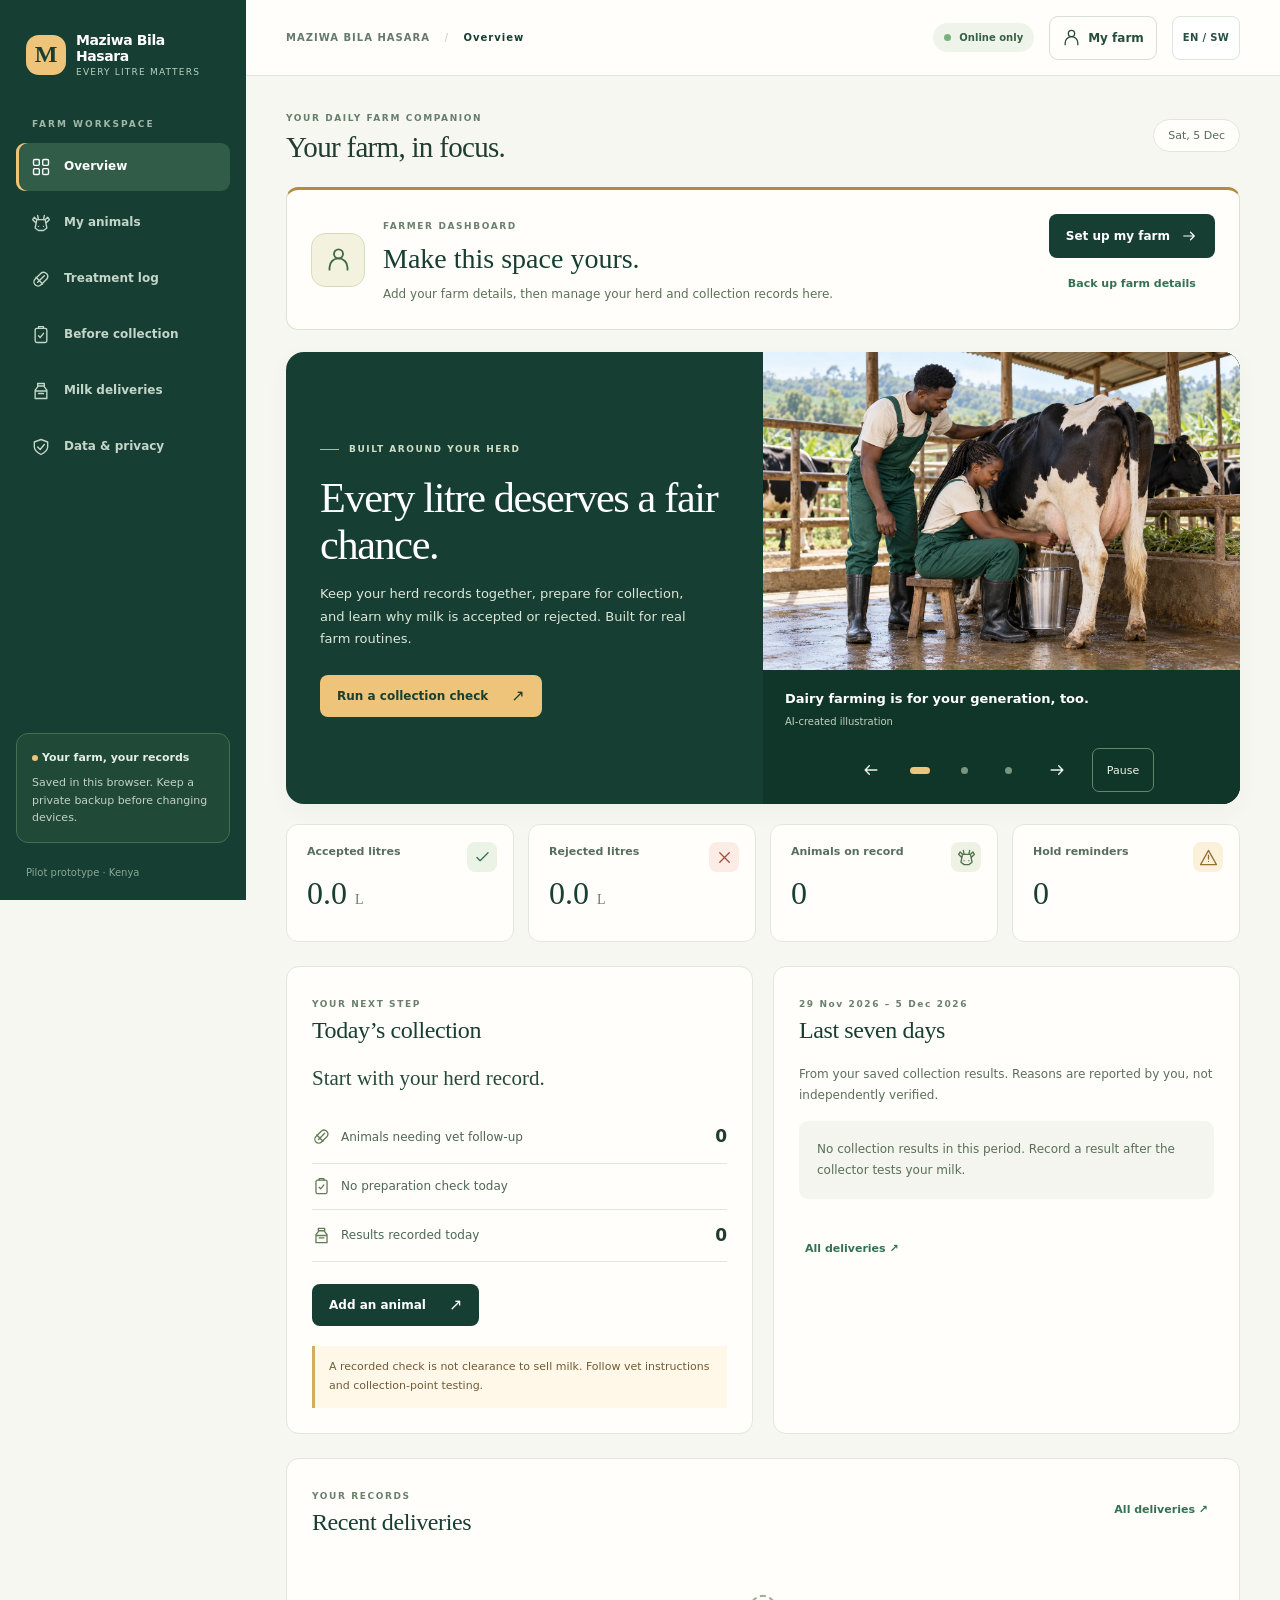
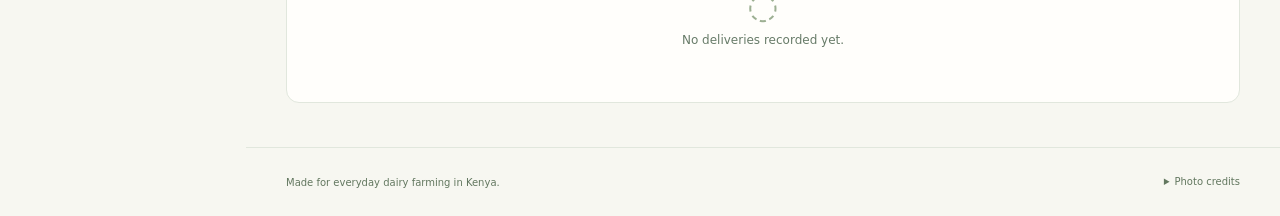
<file: index.html>
<!doctype html>
<html lang="en">
<head>
  <meta charset="utf-8">
  <meta http-equiv="Content-Security-Policy" content="default-src 'none'; script-src 'self'; style-src 'self'; img-src 'self'; connect-src 'self'; worker-src 'self'; manifest-src 'self'; base-uri 'none'; form-action 'none'; object-src 'none'">
  <meta name="referrer" content="no-referrer">
  <meta name="viewport" content="width=device-width, initial-scale=1">
  <meta name="theme-color" content="#163f32">
  <meta name="description" content="A farmer-first record and reminder prototype for reducing avoidable milk rejection in Kenya.">
  <link rel="manifest" href="manifest.webmanifest">
  <link rel="icon" href="icon.svg" type="image/svg+xml">
  <link rel="stylesheet" href="styles.css?v=9">
  <title>Maziwa Bila Hasara</title>
</head>
<body>
  <a class="skip-link" href="#app-content">Skip to content</a>
  <div class="app-shell">
    <aside class="sidebar">
      <a class="brand" href="#home" data-go="home" aria-label="Maziwa Bila Hasara home">
        <span class="brand-mark" aria-hidden="true">M</span>
        <span><strong>Maziwa Bila Hasara</strong><small>Every litre matters</small></span>
      </a>
      <div class="sidebar-label" id="workspace-label">FARM WORKSPACE</div>
      <nav aria-label="Main navigation">
        <button class="nav-item active" data-view="home"><span aria-hidden="true">◫</span> Overview</button>
        <button class="nav-item" data-view="animals"><span aria-hidden="true">♧</span> My animals</button>
        <button class="nav-item" data-view="treatments"><span aria-hidden="true">✚</span> Treatment log</button>
        <button class="nav-item" data-view="check"><span aria-hidden="true">✓</span> Before collection</button>
        <button class="nav-item" data-view="deliveries"><span aria-hidden="true">▤</span> Milk deliveries</button>
        <button class="nav-item" data-view="data"><span aria-hidden="true">◇</span> Data &amp; privacy</button>
      </nav>
      <div class="sidebar-bottom">
        <div class="privacy-note"><span class="privacy-dot"></span><strong id="device-title">Your farm, your records</strong><p id="device-note">Saved in this browser. Keep a private backup before changing devices.</p></div>
        <div class="sidebar-footer">Pilot prototype · Kenya</div>
      </div>
    </aside>

    <main class="main-content">
      <header class="topbar"><div class="topbar-kicker"><span id="workspace-top">MAZIWA BILA HASARA</span> <span class="divider">/</span> <span id="current-view-label">Overview</span></div><div class="topbar-right"><span class="status-pill"><span class="status-dot"></span> <span id="offline-status">Online only</span></span><button type="button" class="farm-profile-button" id="farm-profile-button" data-go="profile" aria-label="My farm">My farm</button><button class="language-button" id="language-toggle" type="button" aria-label="Switch language">EN / SW</button></div></header>
      <div class="page-content" id="app-content" tabindex="-1"></div>
      <footer class="page-footer"><span id="footer-line">Made for everyday dairy farming in Kenya.</span><details class="photo-credits"><summary id="photo-credit-label">Photo credits</summary><div><a href="https://commons.wikimedia.org/wiki/File:Smallholder_Dairy_Farmer.jpg" target="_blank" rel="noopener noreferrer">Smallholder Dairy Farmer · LishaBora2017</a><br><a href="https://creativecommons.org/licenses/by-sa/4.0/" target="_blank" rel="noopener noreferrer">CC BY-SA 4.0</a> · Resized, compressed; displayed with responsive cropping.<p>Youth milking and collection scenes: AI-created illustrations for Maziwa Bila Hasara.</p><p id="photo-note">Illustrative farm photography. No affiliation or endorsement implied.</p></div></details></footer>
    </main>
  </div>
  <div class="toast" id="toast" role="status" aria-live="polite"></div>
  <script type="module" src="app.js?v=9"></script>
</body>
</html>
</file>
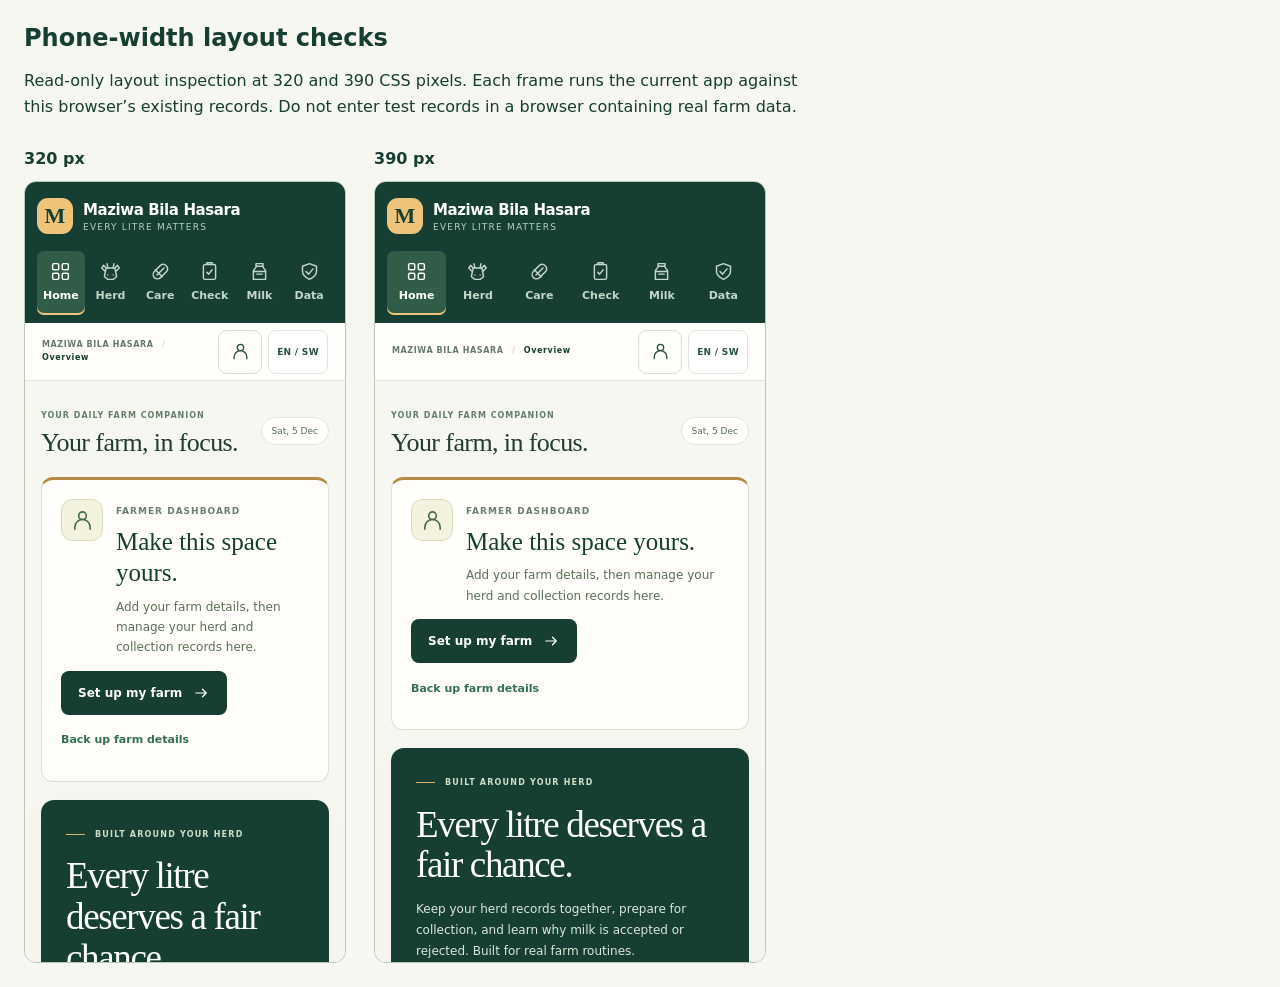
<file: tests/mobile-preview.html>
<!doctype html>
<html lang="en">
<head>
  <meta charset="utf-8">
  <meta name="viewport" content="width=device-width, initial-scale=1">
  <meta http-equiv="Content-Security-Policy" content="default-src 'none'; frame-src 'self'; style-src 'self'; base-uri 'none'; form-action 'none'">
  <title>Maziwa mobile layout checks</title>
  <link rel="stylesheet" href="mobile-preview.css">
</head>
<body>
  <h1>Phone-width layout checks</h1>
  <p>Read-only layout inspection at 320 and 390 CSS pixels. Each frame runs the current app against this browser’s existing records. Do not enter test records in a browser containing real farm data.</p>
  <main>
    <section><h2>320 px</h2><iframe src="../" width="320" height="780" title="320px phone preview"></iframe></section>
    <section><h2>390 px</h2><iframe src="../" width="390" height="780" title="390px phone preview"></iframe></section>
  </main>
</body>
</html>
</file>
<file: styles.css>
:root{font-family:Inter,ui-sans-serif,-apple-system,BlinkMacSystemFont,"Segoe UI",sans-serif;color:#183b31;background:#f6f7f3;font-synthesis:none}*{box-sizing:border-box}body{margin:0}button,input,select,textarea{font:inherit}button{cursor:pointer}button:disabled{opacity:.5;cursor:not-allowed}.app-shell{display:flex;min-height:100vh}.sidebar{width:258px;flex:none;background:#153d31;color:#eaf2e9;padding:30px 18px 20px;display:flex;flex-direction:column;position:sticky;top:0;height:100vh}.brand{display:flex;align-items:center;gap:11px;color:#fff;text-decoration:none;padding:3px 10px 38px}.brand-mark{width:38px;height:38px;border-radius:12px;display:grid;place-items:center;background:#e0aa55;color:#173f32;font-weight:900;font-family:Georgia,serif;font-size:24px}.brand strong{font-size:15px;display:block;letter-spacing:-.3px}.brand small{display:block;font-size:10px;letter-spacing:1.35px;text-transform:uppercase;color:#b8d1c2;margin-top:3px}.sidebar-label,.eyebrow{font-size:10px;font-weight:800;letter-spacing:1.6px;color:#849d91}.sidebar-label{padding:0 16px;margin:4px 0 15px}.sidebar nav{display:grid;gap:5px}.nav-item{border:0;background:transparent;color:#b9d0c3;text-align:left;width:100%;padding:12px 16px;border-radius:10px;font-size:13px;font-weight:600;display:flex;align-items:center;gap:14px}.nav-item span{font-size:19px;width:22px;text-align:center;font-family:Georgia,serif;font-weight:400}.nav-item:hover,.nav-item.active{color:white;background:#2b5846}.sidebar-bottom{margin-top:auto}.privacy-note{border:1px solid #47715a;border-radius:12px;padding:15px 15px 12px;background:#214b3b;color:#d6e7d7;font-size:11px;line-height:1.55}.privacy-note strong{font-size:12px;margin-left:7px}.privacy-note p{margin:8px 0 0;color:#b9d2c2}.privacy-dot,.status-dot{display:inline-block;border-radius:50%;background:#a7c698;width:7px;height:7px}.sidebar-footer{font-size:10px;color:#89a797;margin:24px 10px 0}.main-content{flex:1;min-width:0;display:flex;flex-direction:column}.topbar{height:73px;border-bottom:1px solid #e8ebe5;background:#fff;display:flex;align-items:center;justify-content:space-between;padding:0 44px}.topbar-kicker{font-size:10px;color:#8e9e95;letter-spacing:1.2px;font-weight:800}.topbar-kicker span:last-child{color:#2d5543}.divider{padding:0 10px;color:#cdd7cf}.topbar-right{display:flex;align-items:center;gap:15px}.status-pill{font-size:11px;color:#507762;background:#edf5ed;padding:9px 11px;border-radius:20px;font-weight:700}.status-dot{margin-right:5px;background:#77b27c}.language-button{background:#fff;border:1px solid #dce6dc;padding:8px 10px;border-radius:8px;color:#27513e;font-weight:800;font-size:10px;letter-spacing:.3px}.page-content{width:min(1170px,100%);padding:38px 44px 60px;margin:0 auto;flex:1}.page-footer{display:flex;justify-content:space-between;gap:10px;padding:21px 44px;border-top:1px solid #e4e9e2;color:#96a69b;font-size:10px}.hero{min-height:280px;border-radius:17px;background:#184835;color:#fff;position:relative;display:flex;overflow:hidden}.hero-text{position:relative;z-index:2;width:64%;padding:40px 44px}.eyebrow.light{color:#c0d8c6;display:flex;align-items:center;gap:10px}.little-line{width:19px;height:1px;background:#d8b46b}.hero h1{font-family:Georgia,serif;font-size:clamp(30px,3.1vw,47px);font-weight:500;line-height:1.1;letter-spacing:-1.2px;margin:18px 0 11px}.hero p{color:#d4e3d8;line-height:1.6;max-width:505px;font-size:13px;margin:0 0 22px}.button{border:0;border-radius:8px;padding:11px 16px;font-size:12px;font-weight:800;display:inline-flex;align-items:center;justify-content:space-between;gap:25px}.button span{font-size:16px;font-weight:500}.button-gold{background:#e6b65e;color:#1c3d2e}.button-gold:hover{background:#f4c879}.button-dark{background:#194733;color:#fff}.button-dark:hover{background:#2d624b}.button-outline{border:1px solid #bfd4c5;color:#245840;background:#fff;white-space:nowrap}.button-outline:hover{background:#edf5ed}.hero-art{position:absolute;inset:0 0 0 63%;overflow:hidden}.sun{position:absolute;width:190px;height:190px;border-radius:50%;background:#dcae5e;top:24px;right:85px;opacity:.93}.hill{position:absolute;width:125%;height:220px;bottom:-125px;border-radius:50% 50% 0 0}.hill-back{background:#5c8567;left:-36px;transform:rotate(-17deg);bottom:-138px}.hill-front{background:#356b50;right:-130px;transform:rotate(18deg);bottom:-151px}.milk-can{position:absolute;z-index:2;right:18%;bottom:22px;width:110px;height:170px;filter:drop-shadow(10px 15px 7px #183c3480)}.can-handle{position:absolute;width:60px;height:76px;border:10px solid #e5ebe1;border-radius:48%;left:25px;top:0}.can-neck{position:absolute;width:60px;height:38px;left:25px;top:35px;background:#c7d5c8;border-radius:5px 5px 9px 9px}.can-body{position:absolute;top:55px;width:110px;height:113px;background:linear-gradient(90deg,#b7c8bd,#e9ede6 48%,#9caf9f);clip-path:polygon(26% 0,74% 0,100% 27%,91% 100%,9% 100%,0 27%);border-radius:9px 9px 20px 20px}.can-shine{width:9px;height:75px;background:#fff8;transform:rotate(7deg);position:absolute;left:23px;top:24px;border-radius:10px}.hero-spark{position:absolute;color:#f4c879}.spark-one{right:13%;top:45px;font-size:23px}.spark-two{right:61%;bottom:71px;font-size:14px}.metrics{display:grid;grid-template-columns:repeat(4,1fr);gap:14px;margin:19px 0 22px}.metric{background:#fff;border:1px solid #e6ebe4;border-radius:12px;min-height:108px;padding:18px 18px;position:relative}.metric>span:first-child{font-size:11px;color:#7d9185;font-weight:700}.metric strong{display:block;font-family:Georgia,serif;font-size:29px;line-height:1.15;color:#183f31;margin-top:13px;font-weight:500}.metric small{font-family:inherit;font-size:13px;color:#8ca196}.metric-mark{position:absolute;right:16px;top:17px;width:29px;height:29px;border-radius:8px;display:grid;place-items:center;font-size:18px}.green{color:#39875e;background:#e5f4e9}.rust{color:#bd6d55;background:#f9eeea}.leaf{color:#619371;background:#edf4e8}.amber{color:#b88a3b;background:#f8f0df}.home-grid,.two-column{display:grid;grid-template-columns:1.24fr .9fr;gap:19px}.panel{background:#fff;border:1px solid #e6ebe4;border-radius:13px;padding:25px}.section-heading{display:flex;justify-content:space-between;align-items:center;margin-bottom:18px;gap:10px}.section-heading h2,.panel h2{font-family:Georgia,serif;color:#183f31;font-size:23px;font-weight:500;letter-spacing:-.4px;margin:5px 0 0}.info-panel{background:#f1f5ed}.info-panel h2{margin:7px 0 17px}.steps{display:grid;grid-template-columns:1fr 1fr;gap:11px}.steps div{border-radius:9px;background:#fff;border:1px solid #e3ebdf;padding:13px}.steps span{font-size:10px;font-weight:800;color:#c49550}.steps p{font-size:11px;font-weight:800;color:#2b5d46;margin:7px 0 0}.safety-callout{border-left:3px solid #d8a85b;background:#fff9eb;padding:12px 14px;font-size:11px;line-height:1.6;color:#745c39;margin-top:20px}.safety-callout.lower{margin-top:25px}.action-list{display:grid}.action-list button{width:100%;border:0;background:#fff;display:flex;align-items:center;text-align:left;padding:16px 0;border-bottom:1px solid #edf0ea;color:#27513d}.action-list button:last-child{border-bottom:0}.action-number{display:grid;place-items:center;width:38px;height:38px;background:#eaf3e8;color:#277052;border-radius:9px;font-size:10px;font-weight:800;margin-right:13px}.action-list strong{display:block;font-size:12px}.action-list small{display:block;max-width:380px;color:#8a9b90;font-size:10px;margin-top:3px;line-height:1.4}.action-list b{margin-left:auto;font-weight:400}.welcome-action{padding:14px 0 5px}.welcome-icon{display:grid;place-items:center;background:#edf5eb;color:#40815c;border-radius:13px;font-size:30px;width:48px;height:48px}.welcome-action h3{font-family:Georgia,serif;font-size:21px;font-weight:500;margin:14px 0 5px}.welcome-action p{font-size:12px;line-height:1.6;color:#809387;max-width:370px}.welcome-action .button{margin-top:6px}.recent-panel{margin-top:20px}.text-button{border:0;background:transparent;color:#337151;font-weight:800;font-size:11px}.empty-state{text-align:center;padding:34px 14px;color:#82988a;font-size:12px}.empty-state strong{font-weight:600}.empty-symbol{font-size:36px;color:#acc9b4;margin-bottom:7px}.page-heading{margin:9px 0 27px}.page-heading h1{font-family:Georgia,serif;font-size:clamp(32px,3.4vw,43px);font-weight:500;letter-spacing:-1px;margin:8px 0}.page-heading p{color:#809185;font-size:13px;line-height:1.6;max-width:650px;margin:0}.form-panel{align-self:start}.panel-heading{display:flex;align-items:center;gap:11px;border-bottom:1px solid #edf0eb;padding-bottom:20px;margin-bottom:20px}.panel-heading h2{margin:0}.circle-icon{width:38px;height:38px;background:#edf5e9;color:#357451;border-radius:9px;display:grid;place-items:center;font-size:21px}.field{display:block;margin:0 0 17px}.field>span,.question legend{display:block;color:#375747;font-size:11px;font-weight:800;margin-bottom:7px}.field input,.field select,.field textarea{display:block;width:100%;border:1px solid #dce6dd;border-radius:8px;padding:11px 12px;color:#234b37;background:#fff;font-size:12px;outline:none}.field input:focus,.field select:focus,.field textarea:focus{border-color:#578e68;box-shadow:0 0 0 3px #dceedd}.field input::placeholder,.field textarea::placeholder{color:#aab7ad}.field small{display:block;font-size:10px;color:#8b998e;margin-top:6px;line-height:1.5}.form-panel .button{margin-top:5px}.count{font:700 12px Inter,system-ui,sans-serif;background:#eaf3e8;color:#357452;border-radius:30px;padding:4px 8px;vertical-align:middle}.records-list{display:grid}.record-row{display:flex;align-items:center;gap:12px;border-top:1px solid #edf0eb;padding:13px 0;min-width:0}.record-row:first-child{border-top:0;padding-top:0}.record-icon{width:36px;height:36px;flex:none;display:grid;place-items:center;background:#edf4e8;color:#4b805b;border-radius:8px;font-size:16px}.record-icon.accepted{background:#e9f5ec;color:#408c59}.record-icon.rejected{background:#fff0eb;color:#bc7054}.record-icon.medicine{background:#eef0e6;color:#69824e}.record-main{min-width:0;flex:1}.record-main strong{display:block;font-size:12px;color:#2c513e;font-weight:800;overflow-wrap:anywhere}.record-main span,.record-main small{display:block;color:#8b9e90;font-size:10px;line-height:1.5;margin-top:3px;overflow-wrap:anywhere}.row-end{color:#699a75;font-size:18px}.badge{font-size:9px;line-height:1.4;display:inline-block;border-radius:20px;padding:5px 8px;max-width:155px;text-align:center;font-weight:800}.badge.hold,.badge.ask{color:#9a6537;background:#fbebda}.badge.review,.badge.none{color:#4f8060;background:#e8f3e9}.icon-button{border:0;background:none;color:#9bab9c;font-size:18px;padding:5px}.icon-button:hover{color:#b8544e}.treatment-row{align-items:flex-start}.treatment-row .badge{flex:none}.form-alert,.warning-block{border-radius:8px;padding:12px;background:#fff8e9;color:#856538;font-size:11px;line-height:1.55;margin-bottom:17px}.warning-block{border:1px solid #f1dfb6}.warning-block p{margin:4px 0}.warning-block small{color:#886e4b}.question{border:0;padding:0;margin:0 0 18px}.radio-set{display:flex;gap:7px;flex-wrap:wrap}.radio-set label{position:relative}.radio-set input{position:absolute;opacity:0}.radio-set span{display:block;border:1px solid #dce7de;color:#678371;padding:9px 11px;border-radius:8px;font-size:11px;font-weight:700;cursor:pointer}.radio-set input:checked+span{background:#255640;color:white;border-color:#255640}.radio-set input:focus-visible+span{outline:3px solid #a7c698}.export-box{border-top:1px solid #e9eee7;margin-top:24px;padding-top:23px;display:flex;align-items:center;gap:15px;justify-content:space-between}.export-box strong{font-size:12px}.export-box p{color:#8a998c;font-size:10px;max-width:330px;line-height:1.5;margin:4px 0 0}.toast{position:fixed;bottom:24px;right:24px;background:#1b4735;color:white;padding:12px 17px;border-radius:9px;box-shadow:0 8px 30px #1c3c3230;font-size:12px;opacity:0;transform:translateY(8px);transition:.2s;pointer-events:none;z-index:5;max-width:350px}.toast.show{opacity:1;transform:none}@media(max-width:1100px){.sidebar{width:215px}.page-content{padding:30px 28px 50px}.topbar{padding:0 28px}.hero-text{width:70%}.hero-art{left:65%}}@media(max-width:820px){.sidebar{width:74px;padding:23px 10px}.brand{padding:0 8px 26px}.brand strong,.brand small,.sidebar-label,.nav-item{font-size:0}.brand-mark{flex:none}.nav-item{justify-content:center;padding:12px}.nav-item span{font-size:21px}.privacy-note,.sidebar-footer{display:none}.hero-text{width:76%;padding:32px}.hero-art{left:65%}.metrics{grid-template-columns:repeat(2,1fr)}.home-grid,.two-column{grid-template-columns:1fr}}@media(max-width:600px){.app-shell{display:block}.sidebar{height:auto;width:100%;position:static;display:block;padding:13px 16px 8px}.brand{padding:0 0 10px}.brand strong{font-size:14px}.brand small{font-size:9px}.sidebar nav{display:flex;overflow:auto;gap:3px}.nav-item{font-size:0;min-width:53px;width:auto;padding:9px 15px}.nav-item span{font-size:20px}.topbar{height:54px;padding:0 18px}.topbar-kicker{font-size:9px}.status-pill{display:none}.page-content{padding:20px 16px 38px}.hero{min-height:320px}.hero-text{width:100%;padding:27px 25px}.hero h1{max-width:270px;font-size:32px}.hero p{max-width:260px;font-size:12px}.hero-art{inset:0 0 0 50%;opacity:.46}.sun{right:-10px}.milk-can{right:2%;transform:scale(.8);transform-origin:bottom right}.metrics{gap:9px}.metric{padding:14px;min-height:90px}.metric strong{font-size:24px}.metric-mark{right:10px;top:10px}.panel{padding:19px}.page-footer{padding:17px;font-size:9px}.page-footer span:last-child{display:none}.export-box{align-items:flex-start;flex-direction:column}.record-row .badge{max-width:100px}.treatment-row{flex-wrap:wrap}.treatment-row .badge{margin-left:47px}}@media(prefers-reduced-motion:reduce){*{scroll-behavior:auto!important;transition:none!important}}

/* Keyboard access and data controls */
button:focus-visible,a:focus-visible,input:focus-visible,select:focus-visible,textarea:focus-visible { outline:3px solid #b67d24; outline-offset:4px; }
.danger { color:#9f332a; border-color:#9f332a; }
.warning-block .text-button { margin-left:8px; }
.form-panel>p { color:#52655c; line-height:1.7; }
@media(max-width:600px) { .sidebar nav { display:grid; grid-template-columns:repeat(6,1fr); } .nav-item { min-width:0; padding:9px 8px; } .topbar-kicker { font-size:10px; } }


/* Field Notes design system · forest, oat, harvest */
:root{--forest:#173e32;--green:#286448;--ink:#213c31;--muted:#617369;--oat:#f7f7f1;--line:#e1e7dd;--gold:#edc479;color:var(--ink);background:var(--oat);font-family:ui-sans-serif,system-ui,-apple-system,BlinkMacSystemFont,"Segoe UI",sans-serif}
body{background:var(--oat)}
.sidebar{width:246px;background:var(--forest);padding:32px 16px 22px}
.brand{gap:10px;padding:0 10px 38px}.brand-mark{background:var(--gold);border-radius:13px;color:var(--forest);height:40px;width:40px;flex:none}.brand strong{font-size:14px;letter-spacing:-.4px}.brand small{font-size:9px;letter-spacing:1.2px}
.sidebar-label{font-size:9px;letter-spacing:2px;color:#a1b7a8;margin-bottom:14px}
.nav-item{gap:13px;min-height:48px;padding:12px 15px;color:#c4d5c9;border-radius:9px;margin-bottom:3px;font-size:12px;transition:background .15s,color .15s}.nav-item .nav-label{font-family:inherit;font-size:12px;font-weight:650;width:auto;text-align:left;line-height:1.45}.nav-item .ui-icon{width:20px;height:20px;flex:none}.nav-item.active{background:#315c48;box-shadow:inset 3px 0 0 var(--gold)}.nav-item:hover{background:#284f3e}
.privacy-note{background:#214937;border-color:#496c56;padding:15px;color:#e5eee4}.privacy-note p{font-size:11px;color:#c3d2c4;line-height:1.6}.privacy-note strong{margin-left:4px;font-size:11px}.privacy-dot{width:6px;height:6px;background:var(--gold)}
.topbar{height:76px;padding:0 40px;border-bottom:1px solid var(--line);background:#fffefb}.topbar-kicker{font-size:10px;letter-spacing:1px;color:#64796b}.topbar-kicker span:last-child{color:var(--forest)}.status-pill{font-size:10px;background:#eef4e9;color:#386044}.language-button{min-height:36px;min-width:65px;font-size:10px}.page-content{width:min(1320px,100%);padding:30px 40px 44px}
.overview-heading{display:flex;justify-content:space-between;align-items:center;gap:15px;margin-bottom:23px}.overview-heading .eyebrow{font-size:9px;letter-spacing:1.6px;color:#657f6c}.overview-heading h2{font-family:Georgia,serif;font-size:29px;font-weight:400;letter-spacing:-.7px;margin:6px 0 0}.overview-heading time{font-size:11px;border:1px solid var(--line);border-radius:30px;padding:9px 14px;background:#fffefb;color:#556c5b;white-space:nowrap}
.hero{display:grid;grid-template-columns:1fr 1fr;background:var(--forest);min-height:350px;border-radius:18px;isolation:isolate;box-shadow:0 7px 24px #2342310a}.hero-text{width:auto;padding:40px 34px 37px;display:flex;flex-direction:column;align-items:flex-start;justify-content:center}.hero .eyebrow.light{font-size:9px;color:#cfdec7;letter-spacing:1.55px;line-height:1.7}.hero h1{font-size:clamp(34px,3.3vw,48px);letter-spacing:-1.35px;line-height:1.1;margin:18px 0 15px;max-width:430px}.hero p{font-size:13px;line-height:1.75;color:#dce7d9;max-width:380px;margin-bottom:24px}.hero-photo{margin:0;position:relative;min-width:0;min-height:350px;background:#476148;overflow:hidden}.hero-photo img{width:100%;height:100%;position:absolute;inset:0;object-fit:cover;object-position:61% 55%}.hero-photo:after{content:"";position:absolute;inset:55% 0 0;background:linear-gradient(transparent,#0f291cb3);pointer-events:none}.hero-photo figcaption{position:absolute;bottom:23px;left:22px;right:18px;color:#fff;font-size:11px;letter-spacing:.2px;z-index:1;display:flex;align-items:center;gap:8px;text-shadow:0 1px 6px #000}.photo-dot{width:6px;height:6px;border-radius:50%;background:var(--gold);flex:none}.button{font-size:12px;min-height:42px;border-radius:8px;padding:12px 17px;gap:23px}.button-gold{background:var(--gold);color:#193f2e}.button-dark{background:var(--forest)}.button-dark:hover{background:#2c6246}.button-outline{color:var(--forest);border-color:#b6c9b7}.text-button{min-height:40px}.button span{line-height:1}
.metrics{gap:14px;margin:20px 0 24px}.metric{border:1px solid var(--line);border-radius:12px;padding:20px;min-height:118px;background:#fffefb}.metric>span:first-child{font-size:11px;color:#576e5d;max-width:75%;display:block;padding-right:6px}.metric strong{font-family:Georgia,serif;font-size:32px;margin-top:17px}.metric small{font-size:14px;color:#697e6b}.metric-mark{width:30px;height:30px;right:16px;top:17px}.metric-mark .ui-icon{width:19px;height:19px}.metric-mark.green{color:#307645;background:#eaf3e5}.metric-mark.rust{color:#a24c3b;background:#fbede6}.metric-mark.leaf{color:#527148;background:#eef2e5}.metric-mark.amber{color:#947035;background:#fbf1db}
.home-grid{grid-template-columns:1.12fr 1fr;gap:20px}.two-column{grid-template-columns:minmax(0,.9fr) minmax(0,1.15fr);gap:22px}.panel{border:1px solid var(--line);border-radius:13px;background:#fffefb;padding:25px}.panel h2,.section-heading h2{font-size:24px;line-height:1.2;color:var(--forest)}.eyebrow{color:#6a806d;font-size:9px;letter-spacing:1.6px;font-weight:750}.section-heading{margin-bottom:19px}.info-panel{background:#edf2e6}.welcome-action{padding:10px 0 0}.welcome-icon{display:grid;place-items:center;background:#eef3e7;color:#55734a;width:48px;height:48px;border-radius:50%;margin-bottom:12px}.welcome-icon .ui-icon{width:25px;height:25px}.welcome-action h3{font-family:Georgia,serif;font-size:22px;font-weight:400;margin:10px 0}.welcome-action p{font-size:12px;line-height:1.75;color:#5f7564;max-width:360px;margin:0 0 17px}.steps{gap:10px}.steps div{border-color:#dce6d4;background:#fffefb;padding:13px}.steps p{font-size:11px;line-height:1.6}.steps span{color:#997039}.safety-callout{background:#fff8e8;border-color:#d4ab61;font-size:11px;color:#715a35;line-height:1.7}.safety-callout strong{font-weight:550}.recent-panel{margin-top:24px}.empty-state{padding:30px 10px;color:#677b68}.empty-state strong{font-size:12px;font-weight:500}.empty-symbol{color:#9caf92}.action-list button{min-height:78px}.action-list small{color:#647963;line-height:1.6}
.page-heading{position:relative;min-height:164px;border-radius:14px;padding:27px 30px;margin:0 0 25px;overflow:hidden;background:#ecf1e5;isolation:isolate}.page-heading:after{content:"";position:absolute;z-index:-1;inset:0 0 0 60%;background:linear-gradient(90deg,#ecf1e5 0%,#ecf1e599 30%,#ecf1e514 100%),url('assets/kenya-dairy.webp') 78% 58%/cover no-repeat;opacity:.6}.page-heading h1{font-size:38px;line-height:1.12;margin:9px 0 11px;max-width:80%;color:var(--forest)}.page-heading p{color:#4e6554;max-width:73%;font-size:12px;line-height:1.75}.panel-heading{padding-bottom:18px;border-bottom-color:var(--line)}.circle-icon{background:#edf3e6;color:#52734a}.circle-icon .ui-icon{width:21px;height:21px}.field{margin-bottom:20px}.field>span,.question legend{font-size:12px;font-weight:650;color:#34583f;line-height:1.5}.field input,.field select,.field textarea{font-size:14px;min-height:44px;padding:12px 13px;border-color:#cfdccc;color:#213e2c;background:#fff}.field input::placeholder,.field textarea::placeholder{color:#738473}.field small{color:#5f735e;font-size:11px;line-height:1.65}.radio-set span{padding:11px 16px;font-size:12px}.form-alert,.warning-block{font-size:12px;color:#795d2e;line-height:1.7}.record-main strong{font-size:13px;font-weight:650}.record-main span,.record-main small{font-size:11px;color:#61775f;line-height:1.7}.record-row{padding:16px 0;gap:12px}.record-icon .ui-icon{width:21px;height:21px}.record-icon.cow{background:#edf3e6;color:#55744a}.badge{font-size:10px;padding:6px 9px;max-width:160px;line-height:1.5}.badge.none,.badge.review{background:#eef2e7;color:#476b47}.icon-button{min-width:36px;min-height:40px}.form-panel>p{font-size:13px;line-height:1.75;color:#526b57}.export-box p{font-size:11px;color:#5d715c;line-height:1.7}.export-box strong{font-size:12px}.count{background:#e9f0df;color:#527348}.page-footer{padding:20px 40px;color:#62775f;align-items:center;font-size:10px;border-color:var(--line)}.page-footer>span:last-child{display:block}.photo-credits{position:relative;flex:none}.photo-credits summary{cursor:pointer;min-height:28px;display:list-item;line-height:28px}.photo-credits>div{position:absolute;bottom:36px;right:0;width:min(320px,80vw);background:#fffefb;border:1px solid var(--line);border-radius:10px;padding:15px;box-shadow:0 8px 30px #1c3c3215;color:#52634e;font-size:11px;line-height:1.7;z-index:4}.photo-credits a{color:#286448;text-underline-offset:3px}.photo-credits p{margin-bottom:0}.toast{max-width:min(390px,calc(100vw - 32px));font-size:13px;line-height:1.6}.skip-link{position:fixed;left:16px;top:-100px;background:#fff;color:var(--forest);padding:12px 18px;z-index:10;border:2px solid var(--forest);border-radius:8px}.skip-link:focus{top:16px}#app-content:focus{outline:none}button:focus-visible,a:focus-visible,input:focus-visible,select:focus-visible,textarea:focus-visible,summary:focus-visible{outline:3px solid #b8832f;outline-offset:4px}
@media(min-width:1500px){.hero-text{padding:48px}.hero h1{font-size:49px}.hero-photo{min-height:380px}}
@media(max-width:1150px){.sidebar{width:220px}.page-content{padding:28px}.topbar{padding:0 28px}.hero-text{padding:30px 27px}.hero h1{font-size:36px}.hero p{font-size:12px}.hero{grid-template-columns:1.05fr 1fr}.metrics{gap:10px}.metric{padding:17px}.metric-mark{right:12px}.page-heading h1{font-size:34px}}
@media(max-width:900px){.sidebar{width:76px;padding:25px 10px}.brand{padding:0 7px 31px}.brand>span:last-child,.sidebar-label,.nav-item .nav-label{display:none}.nav-item{justify-content:center;padding:13px}.nav-item .ui-icon{width:22px;height:22px}.privacy-note,.sidebar-footer{display:none}.hero{grid-template-columns:1fr 1fr}.hero h1{font-size:35px}.hero-text{padding:28px}.hero-photo{min-height:340px}.home-grid,.two-column{grid-template-columns:1fr}.metrics{grid-template-columns:repeat(2,1fr)}.page-heading p{max-width:80%}.info-panel .steps{grid-template-columns:repeat(4,1fr)}}
@media(max-width:600px){.app-shell{display:block}.sidebar{width:100%;height:auto;position:static;padding:16px 16px 8px}.brand{padding:0 0 17px;gap:10px}.brand>span:last-child{display:block}.brand strong{font-size:15px}.brand small{font-size:9px}.brand-mark{width:36px;height:36px;font-size:22px;border-radius:11px}.sidebar nav{display:grid;grid-template-columns:repeat(6,minmax(0,1fr));gap:3px;overflow:visible}.nav-item{min-width:0;min-height:52px;display:flex;flex-direction:column;gap:5px;padding:7px 2px;margin:0;justify-content:flex-start;border-radius:7px}.nav-item .nav-label{display:block;font-size:8px;text-align:center;line-height:1.2;overflow-wrap:anywhere;width:100%;max-height:30px}.nav-item .ui-icon{height:19px;width:19px}.nav-item.active{box-shadow:inset 0 -2px 0 var(--gold)}.topbar{height:53px;padding:0 17px}.topbar-kicker{font-size:8px;letter-spacing:.6px}.divider{padding:0 5px}.topbar-right{gap:6px}.language-button{font-size:9px;min-width:55px;padding:8px}.status-pill{display:none}.page-content{padding:22px 16px 32px}.overview-heading{align-items:center;margin-bottom:19px;gap:8px}.overview-heading h2{font-size:26px;letter-spacing:-.6px}.overview-heading .eyebrow{font-size:8px;letter-spacing:1px}.overview-heading time{font-size:9px;padding:8px 10px}.hero{display:flex;flex-direction:column;min-height:0;border-radius:13px}.hero-text{width:100%;padding:28px 25px 30px;min-height:280px}.hero h1{font-size:37px;max-width:310px;margin:15px 0 13px}.hero p{font-size:12px;max-width:310px;margin-bottom:21px}.hero .eyebrow.light{font-size:8px;letter-spacing:1.2px}.hero-photo{height:225px;min-height:225px;width:100%}.hero-photo img{position:absolute;object-position:center 53%}.hero-photo figcaption{font-size:10px;bottom:17px;left:20px}.metrics{gap:10px;margin:16px 0 20px}.metric{padding:16px;min-height:111px}.metric>span:first-child{font-size:10px;max-width:80%;min-height:27px}.metric strong{font-size:29px;margin-top:9px}.metric-mark{right:11px;top:14px;width:26px;height:26px}.metric-mark .ui-icon{width:16px;height:16px}.home-grid,.two-column{gap:17px}.panel{padding:21px;border-radius:11px}.panel h2,.section-heading h2{font-size:23px}.info-panel .steps{grid-template-columns:1fr 1fr}.steps p{font-size:11px}.section-heading{gap:7px}.text-button{font-size:11px;padding:0;white-space:nowrap}.page-heading{padding:23px 21px;min-height:167px;margin-bottom:19px}.page-heading:after{inset:0 0 0 45%;opacity:.27}.page-heading h1{font-size:32px;max-width:100%}.page-heading p{max-width:100%;font-size:12px}.field input,.field select,.field textarea{font-size:16px}.record-row{flex-wrap:wrap}.record-main{flex-basis:calc(100% - 52px)}.record-row .badge{max-width:220px;margin-left:48px}.record-row .icon-button{margin-left:auto}.treatment-row .badge{margin-left:48px}.export-box{align-items:stretch;gap:14px}.export-box .button{align-self:flex-start;white-space:normal}.page-footer{padding:17px;gap:12px;font-size:9px;align-items:flex-start}.page-footer>span{max-width:200px;line-height:1.6}.photo-credits summary{line-height:1.6;min-height:28px;white-space:nowrap}.toast{right:16px;bottom:16px}.overview-heading time{flex:none}}
@media(prefers-reduced-motion:reduce){*{transition:none!important;animation:none!important}}

/* A calm, accessible gallery. Captions sit below the full image. */
.hero-gallery{min-width:0;display:flex;flex-direction:column;justify-content:center;background:#103629;position:relative}
.hero-gallery .hero-photo{min-height:0;height:auto;width:100%;display:block;background:#103629}
.hero-gallery .hero-photo[hidden]{display:none}
.hero-gallery .hero-photo img{position:static;display:block;width:100%;height:auto;aspect-ratio:3/2;object-fit:contain;background:#103629}
.hero-gallery .hero-photo:after{display:none}
.hero-gallery .hero-photo figcaption{position:static;display:flex;align-items:flex-start;flex-direction:column;justify-content:center;gap:6px;min-height:78px;padding:14px 22px;background:#103629;font-size:13px;letter-spacing:0;line-height:1.5;text-shadow:none;color:#fff}
.hero-gallery figcaption strong{font-weight:600}.hero-gallery figcaption small{font-size:10px;color:#c2d1c0}
.carousel-controls{display:flex;align-items:center;justify-content:center;gap:5px;padding:0 14px 12px;color:#eaf1e5;background:#103629}
.carousel-controls button{display:inline-flex;align-items:center;justify-content:center;min-width:40px;min-height:40px;border:0;border-radius:7px;background:transparent;color:#edf3e8;cursor:pointer;padding:8px}
.carousel-controls button:hover{background:#2b5541}.carousel-controls button:focus-visible{outline:3px solid #edc479;outline-offset:2px}
.carousel-controls button:disabled{opacity:.7;cursor:default}.carousel-arrow .ui-icon{width:20px;height:20px}.carousel-arrow.previous .ui-icon{transform:rotate(180deg)}
.carousel-dots{display:flex;align-items:center;gap:0}.carousel-dot span{display:block;width:7px;height:7px;background:#769680;border-radius:50%;transition:background .15s,width .15s}.carousel-dot[aria-current=true] span{width:20px;border-radius:8px;background:#edc479}
.carousel-controls .carousel-toggle{font-size:11px;border:1px solid #64876c;min-width:62px;margin-left:8px;padding:8px 12px;white-space:nowrap}
.sr-only{position:absolute;width:1px;height:1px;padding:0;margin:-1px;overflow:hidden;clip:rect(0,0,0,0);white-space:nowrap;border:0}
@media(max-width:600px){.hero-gallery .hero-photo img{height:auto;aspect-ratio:3/2;object-position:center}.hero-gallery .hero-photo figcaption{font-size:12px;padding:13px 20px;min-height:77px}.hero-gallery figcaption small{font-size:10px}.carousel-controls{padding-bottom:12px}.carousel-controls .carousel-toggle{min-width:64px}.hero-text{min-height:0}}
@media(prefers-reduced-motion:reduce){.carousel-dot span{transition:none}}
@media(max-width:600px){.carousel-controls{flex-wrap:wrap;row-gap:5px}.carousel-controls .carousel-toggle{max-width:110px;white-space:normal;line-height:1.3}}


/* Daily collection guidance and actual-record summaries. */
.collection-overview{display:grid;grid-template-columns:minmax(0,1fr) minmax(0,1fr);gap:20px;margin-top:24px}
.daily-next{font-family:Georgia,serif;font-size:21px;line-height:1.4;color:#254b36;margin:0 0 18px}.collection-status{padding:0;list-style:none;margin:0 0 22px}.collection-status li{display:flex;align-items:center;gap:10px;border-bottom:1px solid #e1e7dd;padding:13px 0;font-size:12px;color:#4d6752;line-height:1.5}.collection-status .ui-icon{width:19px;height:19px;flex:none;color:#617d55}.collection-status li span{flex:1}.collection-status li strong{font-size:17px;color:#213c31}.daily-panel .safety-callout{margin-top:20px;margin-bottom:0}.summary-note,.summary-empty{font-size:12px;line-height:1.75;color:#5a6f59}.summary-empty{padding:18px;background:#f3f5ee;border-radius:9px;margin:15px 0}.week-totals{display:grid;grid-template-columns:1fr 1fr;gap:12px;margin:18px 0 23px}.week-totals>div{background:#f1f5eb;border:1px solid #e1e7dd;border-radius:9px;padding:16px}.week-totals>div:last-child{background:#fcf1e9}.week-totals dt{font-size:11px;line-height:1.5;color:#50674f}.week-totals dd{font-family:Georgia,serif;font-size:28px;margin:10px 0 0;color:#173e32}.week-totals small{font-size:13px}.reason-heading{font-size:13px;line-height:1.5;font-weight:650;color:#34583f}.reason-list{list-style:none;padding:0;margin:0;}.reason-list li{display:flex;align-items:center;gap:12px;justify-content:space-between;padding:12px 0;border-bottom:1px solid #e1e7dd;font-size:12px}.reason-list strong{display:block;font-weight:600;overflow-wrap:anywhere}.reason-list small{display:block;color:#65765e;font-size:10px;margin-top:4px}.reason-list li>span{flex:none;color:#7c5036;font-weight:650}.week-panel>.text-button{margin-top:15px}.collection-overview .panel{min-width:0}
@media(max-width:900px){.collection-overview{grid-template-columns:1fr}}
@media(max-width:600px){.collection-overview{gap:17px;margin-top:20px}.daily-next{font-size:21px}.collection-status li{font-size:12px}.week-totals{gap:9px}.week-totals>div{padding:13px}}


/* Readable phone navigation, accessible labels and comfortable touch targets. */
.nav-item .nav-short{display:none}
.field>label{display:block;color:#34583f;font-size:12px;font-weight:650;line-height:1.5;margin-bottom:7px}
.field>[id$="-help"] small{display:block;margin-top:6px}
.language-button,.icon-button,.carousel-controls button{min-height:44px;min-width:44px}
#app-content h1[tabindex="-1"]:focus-visible{outline:2px solid #b8832f;outline-offset:7px;border-radius:3px}
@media(max-width:600px){
  .sidebar{padding-left:12px;padding-right:12px}
  .sidebar nav{gap:2px}
  .nav-item{min-height:64px;gap:7px;padding:10px 1px 8px}
  .nav-item .ui-icon{width:21px;height:21px}
  .nav-item .nav-long{display:none}
  .nav-item .nav-short{display:block;font-size:11px;font-weight:600;line-height:1.3;max-height:none;overflow-wrap:normal;letter-spacing:0}
  .topbar{height:auto;min-height:58px;gap:10px;align-items:center}
  .topbar-kicker{min-width:0;line-height:1.6;overflow-wrap:anywhere}
  .topbar-right{flex:none}
  .language-button{min-height:44px;min-width:60px}
  .carousel-controls{padding-left:8px;padding-right:8px}
  .field input[type="date"],.field input[type="file"]{max-width:100%;min-width:0}
}


/* Farmer dashboard and optional device-local profile. */
.farm-profile-button{display:inline-flex;align-items:center;justify-content:center;gap:7px;min-height:44px;min-width:44px;padding:9px 12px;border:1px solid #d6dfd0;border-radius:9px;background:#fffefb;color:#254d38;font-family:inherit;font-size:12px;font-weight:600;cursor:pointer;white-space:nowrap}
.farm-profile-button .ui-icon{width:19px;height:19px}.farm-profile-button:hover,.farm-profile-button[aria-current="page"]{background:#eaf0e2;border-color:#a4b899}
.farm-overview{display:flex;align-items:center;gap:18px;padding:24px;background:#fffefb;border:1px solid #d9e3d1;border-top:3px solid #b58b44;border-radius:12px;margin-bottom:22px}
.farm-emblem{display:flex;align-items:center;justify-content:center;flex:none;width:54px;height:54px;border:1px solid #d5debc;border-radius:14px;background:#f3f2df;color:#42694b}.farm-emblem .ui-icon{width:27px;height:27px}
.farm-overview-copy{min-width:0;flex:1}.farm-overview-copy h2{font-family:Georgia,serif;font-size:28px;font-weight:400;line-height:1.25;color:#163f32;margin:8px 0;overflow-wrap:anywhere}
.farm-overview-copy p{font-size:12px;line-height:1.7;color:#5b7055;margin:0;overflow-wrap:anywhere}
.farm-overview-actions{display:flex;flex-direction:column;align-items:center;gap:3px;flex:none;max-width:40%}.farm-overview-actions .button{min-height:44px;white-space:normal;gap:10px;text-align:left}.farm-overview-actions .ui-icon{width:18px;height:18px;flex:none}.farm-overview-actions .text-button{display:flex;align-items:center;min-height:44px;font-size:11px;white-space:normal}
.profile-columns{align-items:start}.profile-side{display:grid;gap:20px;min-width:0}.profile-saved h2,.profile-privacy h2{line-height:1.3}.profile-saved h2{margin-top:10px}.profile-details{margin:16px 0 0}.profile-details>div{padding:13px 0;border-bottom:1px solid #e1e7dd}.profile-details>div:last-child{border:0;padding-bottom:0}.profile-details dt{font-size:11px;color:#5c7157;margin:0 0 6px}.profile-details dd{font-size:14px;line-height:1.7;color:#244734;margin:0;overflow-wrap:anywhere;white-space:pre-wrap}.profile-privacy{background:#eef3e8}.profile-privacy .circle-icon{margin-bottom:16px}.profile-privacy p{font-size:12px;line-height:1.8;color:#50664d}.profile-privacy .button{white-space:normal;gap:10px;min-height:44px}.profile-privacy .ui-icon{width:18px;height:18px;flex:none}.profile-privacy>.circle-icon .ui-icon{width:21px;height:21px}.profile-error{color:#943d2e;font-size:12px;line-height:1.7}.profile-error:empty{display:none}#profile-form>.button{gap:10px;min-height:44px;white-space:normal}#profile-form>.button .ui-icon{width:18px;height:18px}
@media(max-width:900px){.farm-overview{align-items:flex-start;flex-wrap:wrap}.farm-overview-actions{flex-direction:row;max-width:none;flex-wrap:wrap;margin-left:72px;gap:10px}.profile-side{gap:17px}}
@media(max-width:600px){.farm-profile-button{padding:9px}.farm-profile-button>span{display:none}.farm-overview{padding:19px;gap:13px;margin-bottom:18px}.farm-emblem{width:42px;height:42px;border-radius:11px}.farm-emblem .ui-icon{width:23px;height:23px}.farm-overview-copy h2{font-size:25px}.farm-overview-actions{margin-left:0;align-items:flex-start;width:100%;gap:3px;flex-direction:column}.farm-overview-copy .eyebrow{font-size:9px;letter-spacing:1px}.profile-saved h2,.profile-privacy h2{font-size:23px}.profile-details dd{font-size:14px}}

/* Unfinished work stays easy to find without becoming a saved farm record. */
.resume-panel{display:flex;gap:24px;background:#fffaf0;border:1px solid #dec99e;border-left:4px solid #bc8e47;border-radius:12px;margin:0 0 22px;overflow:hidden}
.resume-photo{position:relative;flex:0 0 170px;margin:0;background:#163f32;align-self:stretch}
.resume-photo img{display:block;width:100%;height:100%;min-height:190px;object-fit:cover}
.resume-photo figcaption{position:absolute;bottom:0;left:0;right:0;padding:9px 10px;background:#163f32ed;color:#fff;font-size:9px;line-height:1.5}
.resume-content{padding:22px 24px 22px 0;min-width:0;flex:1}
.resume-content h2{font-family:Georgia,serif;font-size:27px;font-weight:400;line-height:1.25;color:#163f32;margin:8px 0}
.resume-content p{font-size:12px;line-height:1.7;color:#5e6b52;margin:0 0 15px}
.resume-actions{display:flex;flex-wrap:wrap;gap:9px}
.resume-actions .button{min-height:44px;white-space:normal;text-align:left;font-size:12px;gap:9px;background:#fffefb}
.resume-actions .ui-icon{flex:none;width:18px;height:18px}
.entry-note{padding:14px 15px;margin-bottom:22px;border:1px solid #e1d4b7;border-radius:9px;background:#fffaf0}
.entry-note p{display:flex;gap:10px;align-items:flex-start;margin:0;font-size:12px;line-height:1.7;color:#526348}
.entry-note .ui-icon{width:19px;height:19px;flex:none;margin-top:2px;color:#7f6735}
.entry-note .text-button{display:inline-flex;align-items:center;white-space:normal;text-align:left;min-height:44px;font-size:12px;margin-top:5px}
.entry-note .text-button:disabled{color:#687363;opacity:1;cursor:default;text-decoration:none}
@media(max-width:600px){.resume-panel{gap:0;margin-bottom:18px}.resume-photo{display:none}.resume-content{padding:19px}.resume-content h2{font-size:25px}.resume-actions{flex-direction:column;align-items:stretch}.resume-actions .button{justify-content:flex-start}.resume-actions .button>.ui-icon:last-child{margin-left:auto}.entry-note{padding:12px}.entry-note p{font-size:12px}}

/* Read-only delivery filters keep the entry form untouched. */
.delivery-filters{background:#f2f5ec;border:1px solid #dce5d5;border-radius:10px;padding:17px;margin-bottom:18px}
.delivery-filters h3{font-family:Georgia,serif;font-weight:400;font-size:21px;line-height:1.3;margin:0 0 8px;color:#173e32}
.delivery-filters>p{font-size:11px;color:#5b715b;line-height:1.7;margin:0 0 15px}
.filter-date-pair{display:grid;grid-template-columns:minmax(0,1fr) minmax(0,1fr);gap:12px}.filter-date-pair .field{min-width:0}
.filter-date-pair input{min-width:0;max-width:100%}
.filter-buttons{display:flex;flex-wrap:wrap;gap:9px}.filter-buttons .button{white-space:normal;min-height:44px;justify-content:center}
.delivery-filters .filter-error{color:#943c2d;margin:12px 0 0;font-size:12px}.filter-error:empty{display:none}
.filter-count{font-size:12px;line-height:1.6;color:#597052;margin:14px 0}
.filtered-totals{display:grid;grid-template-columns:minmax(0,1fr) minmax(0,1fr);gap:10px;margin:0 0 22px}
.filtered-totals>div{padding:14px;border:1px solid #e1e7dd;background:#f3f6ef;border-radius:9px}.filtered-totals>div:last-child{background:#fcf1e9}
.filtered-totals dt{font-size:11px;line-height:1.5;color:#526b52}.filtered-totals dd{font-family:Georgia,serif;font-size:25px;color:#173e32;margin:9px 0 0}
@media(max-width:600px){.filter-date-pair{grid-template-columns:1fr;gap:0}.delivery-filters{padding:15px}.filter-buttons .button{font-size:11px}.filtered-totals>div{padding:11px}.filtered-totals dd{font-size:23px}}
</file>
<file: tests/mobile-preview.css>
:root{font-family:system-ui,sans-serif;color:#173e32;background:#f7f7f1}body{margin:24px}h1{font-size:24px}p{max-width:780px;line-height:1.6}main{display:flex;gap:28px;flex-wrap:wrap}h2{font-size:16px}iframe{display:block;border:1px solid #b6c9b7;border-radius:12px;background:#fff}
</file>
